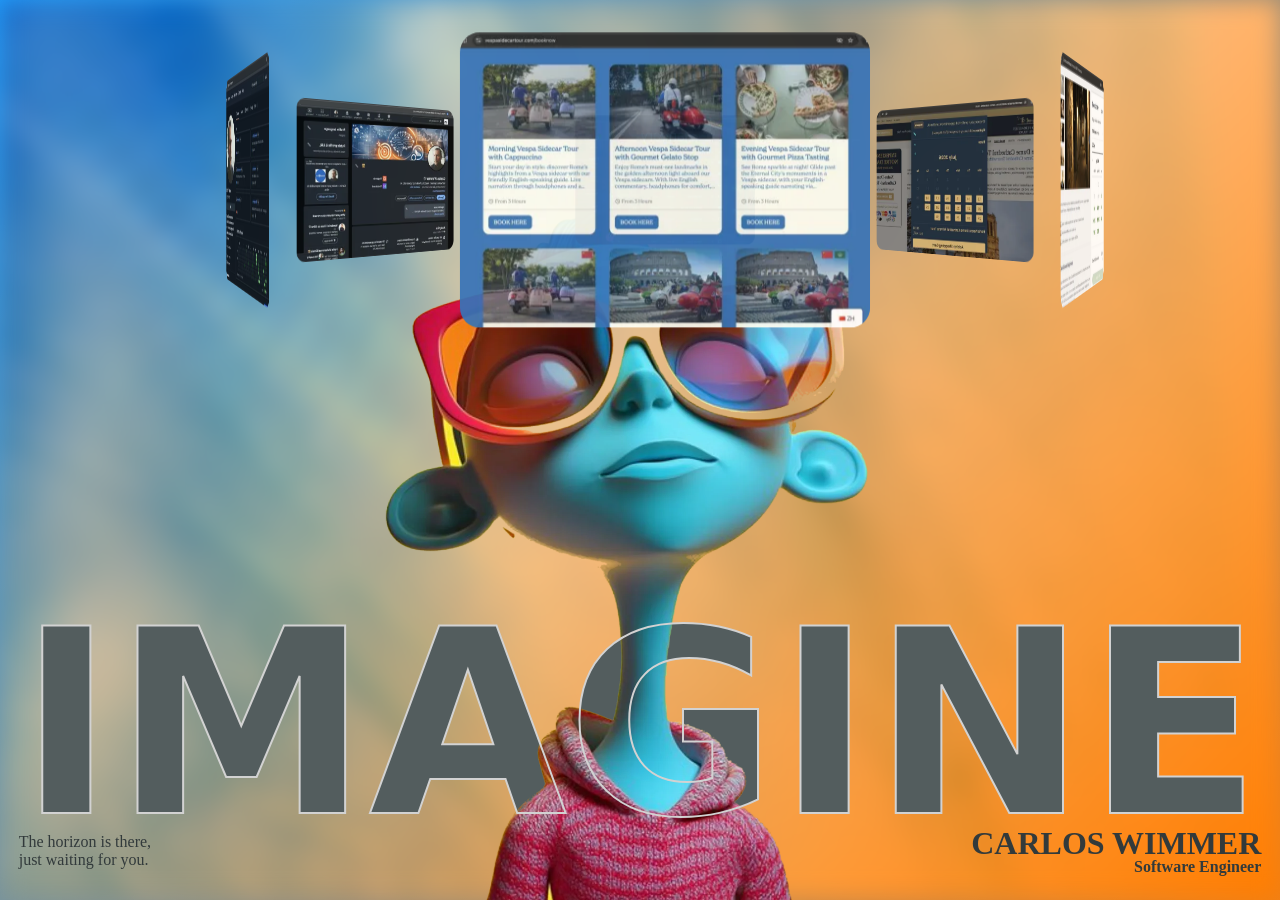
<file: index.html>
<!DOCTYPE html>
<html lang="en">

<head>
  <meta charset="UTF-8" />
  <meta name="viewport" content="width=device-width, initial-scale=1.0" />
  <meta name="view-transition" content="same-origin" />
  <title>Carlos Wimmer</title>
  <link rel="preconnect" href="https://fonts.cdnfonts.com" />
  <link rel="stylesheet" href="https://fonts.cdnfonts.com/css/ica-rubrik-black" />
  <link rel="stylesheet" href="https://fonts.cdnfonts.com/css/poppins" />
  <link rel="preload" href="assets/BlueBoy.webp" as="image" type="image/webp" />
  <link rel="preload" href="assets/BlueHaffer.jpg" as="image" />
  <link rel="stylesheet" href="styles/transitions.css" />
  <link rel="stylesheet" href="styles/index.css" />
</head>

<body class="background">
  <div class="banner">
    <div class="slider" style="--quantity: 6">
      <div class="item" style="--position: 1">
        <a href="view/catalog-widget.html">
          <picture>
            <source srcset="assets/thumbs/catalog-widget.webp" type="image/webp" />
            <img src="assets/originals/catalog-widget.jpg" alt="Catalog Widget" width="250" height="180" />
          </picture>
        </a>
      </div>

      <div class="item" style="--position: 2">
        <a href="view/product-widget.html">
          <picture>
            <source srcset="assets/thumbs/product-widget.webp" type="image/webp" />
            <img src="assets/originals/product-widget.jpg" alt="Product Widget" width="250" height="180" />
          </picture>
        </a>
      </div>

      <div class="item" style="--position: 3">
        <a href="view/button-widget.html">
          <picture>
            <source srcset="assets/thumbs/button-widget.webp" type="image/webp" />
            <img src="assets/originals/button-widget.jpg" alt="Button Widget" width="250" height="180" />
          </picture>
        </a>
      </div>

      <div class="item" style="--position: 4">
        <a href="view/controle-mensal.html">
          <picture>
            <source srcset="assets/thumbs/controle-mensal.webp" type="image/webp" />
            <img src="assets/originals/controle-mensal.jpg" alt="Controle Mensal" width="250" height="180" />
          </picture>
        </a>
      </div>

      <div class="item" style="--position: 5">
        <a href="https://www.linkedin.com/in/carloswimmer/" target="_blank">
          <picture>
            <source srcset="assets/thumbs/linkedin.webp" type="image/webp" />
            <img src="assets/originals/linkedin.jpg" alt="LinkedIn" width="250" height="180" />
          </picture>
        </a>
      </div>

      <div class="item" style="--position: 6">
        <a href="https://github.com/carloswimmer" target="_blank">
          <picture>
            <source srcset="assets/thumbs/github.webp" type="image/webp" />
            <img src="assets/originals/github.jpg" alt="Github" width="250" height="180" />
          </picture>
        </a>
      </div>
    </div>

    <div class="content">
      <h1 data-content="IMAGINE">IMAGINE</h1>

      <div class="author">
        <p class="author-citation-mobile">The horizon is there, <br />just waiting for you.</p>

        <div class="author-name-title">
          <h2>CARLOS WIMMER</h2>
          <p>Software Engineer</p>
        </div>

        <p class="author-citation">The horizon is there, <br />just waiting for you.</p>
      </div>
      <div class="model"></div>
    </div>
  </div>
</body>

</html>
</file>
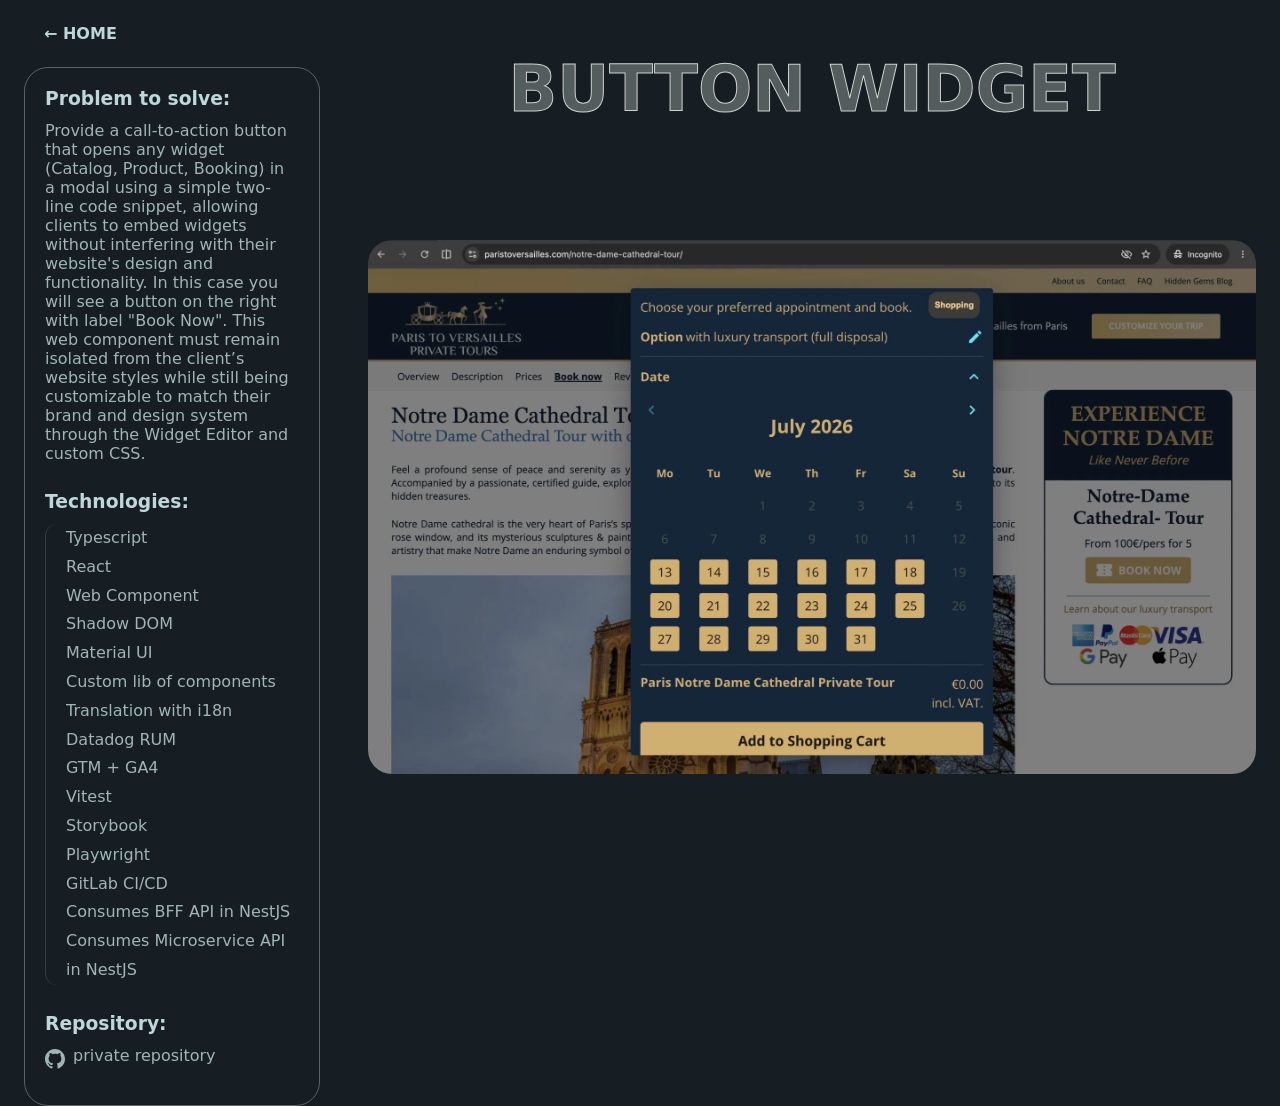
<file: view/button-widget.html>
<!DOCTYPE html>
<html lang="en">

<head>
  <meta charset="UTF-8" />
  <meta name="viewport" content="width=device-width, initial-scale=1.0" />
  <meta name="view-transition" content="same-origin" />
  <title>Portfolio · Button Widget</title>
  <link rel="preconnect" href="https://fonts.cdnfonts.com" />
  <link rel="stylesheet" href="https://fonts.cdnfonts.com/css/poppins" />
  <link rel="stylesheet" href="https://fonts.cdnfonts.com/css/ica-rubrik-black" />
  <link rel="stylesheet" href="../styles/transitions.css" />
  <link rel="stylesheet" href="../styles/viewer.css" />
</head>

<body class="viewer-page viewer-page--button-widget">
  <header class="viewer__header">
    <a class="viewer__back" href="../" aria-label="Back to home">← Home</a>
  </header>
  <aside class="viewer__aside">
    <div class="viewer__aside-card">
      <h3 class="viewer__aside-card-title">Problem to solve:</h3>
      <p class="viewer__aside-card-description">
        Provide a call-to-action button that opens any widget (Catalog, Product, Booking) in a modal using
        a simple two-line code snippet, allowing clients to embed widgets without interfering with their website's
        design and functionality. In this case you will see a button on the right with label "Book Now". This web
        component must remain isolated from the
        client’s website styles while still being customizable to match their brand and design system through the Widget
        Editor
        and custom CSS.
      </p>
      <h3 class="viewer__aside-card-title">Technologies:</h3>
      <ul class="viewer__aside-card-list">
        <li>Typescript</li>
        <li>React</li>
        <li>Web Component</li>
        <li>Shadow DOM</li>
        <li>Material UI</li>
        <li>Custom lib of components</li>
        <li>Translation with i18n</li>
        <li>Datadog RUM</li>
        <li>GTM + GA4</li>
        <li>Vitest</li>
        <li>Storybook</li>
        <li>Playwright</li>
        <li>GitLab CI/CD</li>
        <li>Consumes BFF API in NestJS</li>
        <li>Consumes Microservice API in NestJS</li>
      </ul>
      <h3 class="viewer__aside-card-title">Repository:</h3>
      <p class="viewer__aside-card-link">
        <span class="viewer__aside-card-link-icon" aria-hidden="true"></span>
        private repository
      </p>
    </div>
  </aside>
  <main class="viewer">
    <h1 class="viewer__title">Button Widget</h1>
    <figure class="viewer__figure">
      <a href="https://www.paristoversailles.com/notre-dame-cathedral-tour/" target="_blank" class="viewer__go-to-page">
        <img class="viewer__img" src="../assets/button-widget.webp" alt="Button Widget" />
      </a>
    </figure>
  </main>
</body>

</html>
</file>
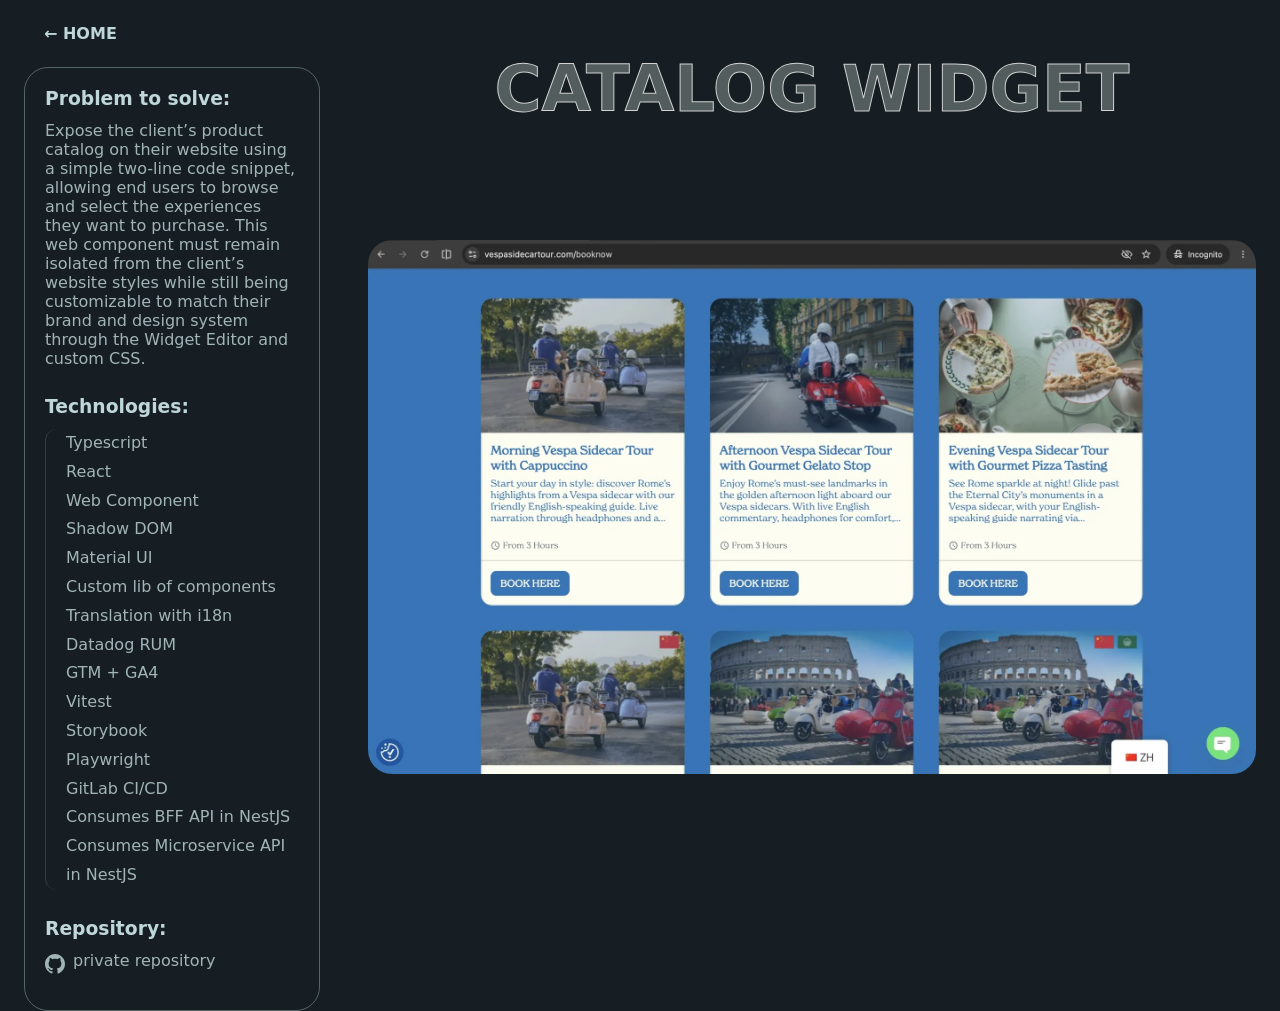
<file: view/catalog-widget.html>
<!DOCTYPE html>
<html lang="en">

<head>
  <meta charset="UTF-8" />
  <meta name="viewport" content="width=device-width, initial-scale=1.0" />
  <meta name="view-transition" content="same-origin" />
  <title>Portfolio · Catalog Widget</title>
  <link rel="preconnect" href="https://fonts.cdnfonts.com" />
  <link rel="stylesheet" href="https://fonts.cdnfonts.com/css/poppins" />
  <link rel="stylesheet" href="https://fonts.cdnfonts.com/css/ica-rubrik-black" />
  <link rel="stylesheet" href="../styles/transitions.css" />
  <link rel="stylesheet" href="../styles/viewer.css" />
</head>

<body class="viewer-page viewer-page--catalog-widget">
  <header class="viewer__header">
    <a class="viewer__back" href="../" aria-label="Back to home">← Home</a>
  </header>
  <aside class="viewer__aside">
    <div class="viewer__aside-card">
      <h3 class="viewer__aside-card-title">Problem to solve:</h3>
      <p class="viewer__aside-card-description">
        Expose the client’s product catalog on their website using a simple two-line code snippet, allowing end users to
        browse and select the experiences they want to purchase. This web component must remain isolated from the
        client’s website styles while still being customizable to match their brand and design system through the Widget
        Editor
        and custom CSS.
      </p>
      <h3 class="viewer__aside-card-title">Technologies:</h3>
      <ul class="viewer__aside-card-list">
        <li>Typescript</li>
        <li>React</li>
        <li>Web Component</li>
        <li>Shadow DOM</li>
        <li>Material UI</li>
        <li>Custom lib of components</li>
        <li>Translation with i18n</li>
        <li>Datadog RUM</li>
        <li>GTM + GA4</li>
        <li>Vitest</li>
        <li>Storybook</li>
        <li>Playwright</li>
        <li>GitLab CI/CD</li>
        <li>Consumes BFF API in NestJS</li>
        <li>Consumes Microservice API in NestJS</li>
      </ul>
      <h3 class="viewer__aside-card-title">Repository:</h3>
      <p class="viewer__aside-card-link">
        <span class="viewer__aside-card-link-icon" aria-hidden="true"></span>
        private repository
      </p>
    </div>
  </aside>
  <main class="viewer">
    <h1 class="viewer__title">Catalog Widget</h1>
    <figure class="viewer__figure">
      <a href="https://vespasidecartour.com/booknow/" target="_blank" class="viewer__go-to-page">
        <img class="viewer__img" src="../assets/catalog-widget.webp" alt="Catalog Widget" />
      </a>
    </figure>
  </main>
</body>

</html>
</file>
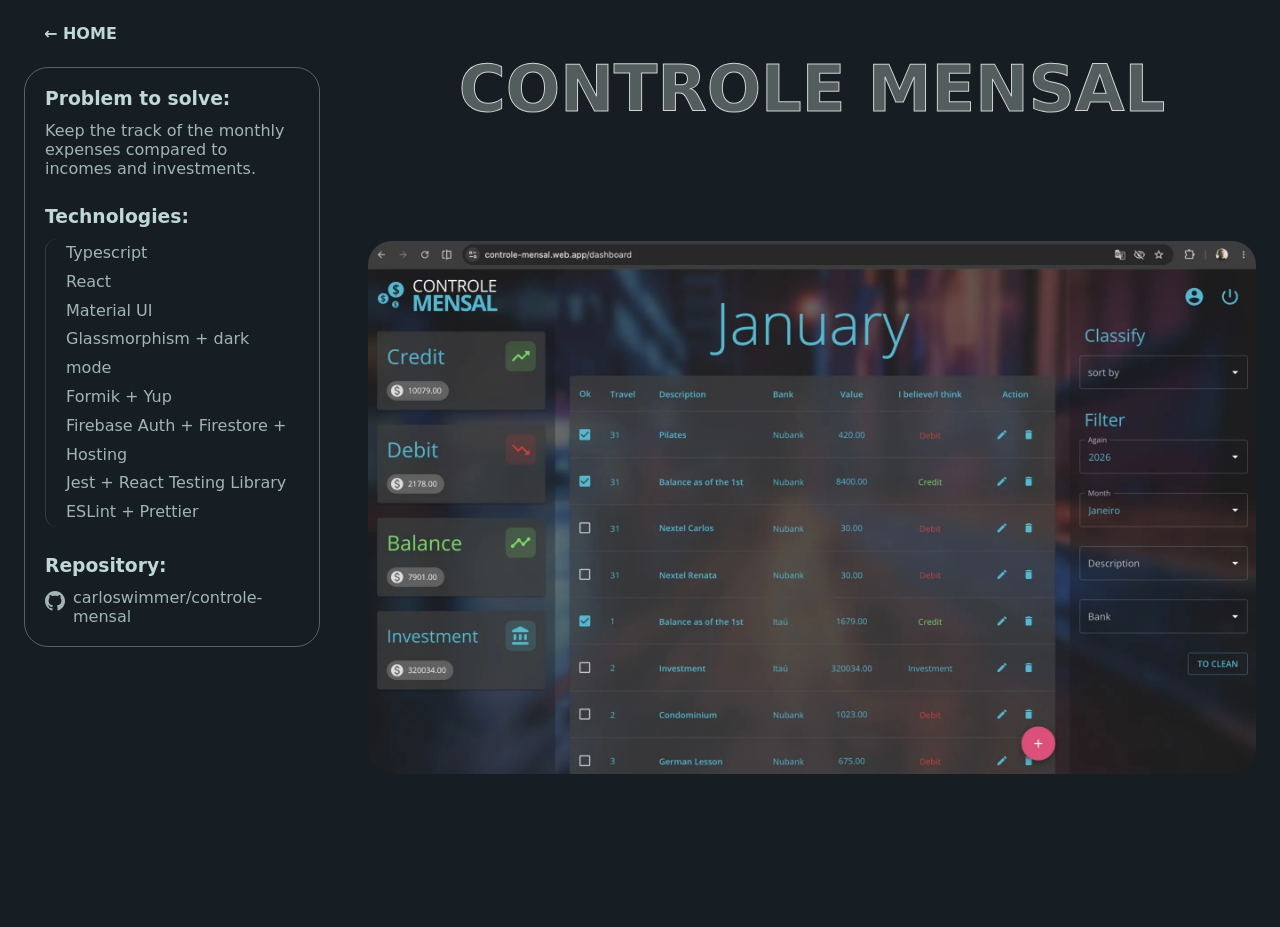
<file: view/controle-mensal.html>
<!DOCTYPE html>
<html lang="en">

<head>
  <meta charset="UTF-8" />
  <meta name="viewport" content="width=device-width, initial-scale=1.0" />
  <meta name="view-transition" content="same-origin" />
  <title>Portfolio · Controle Mensal</title>
  <link rel="preconnect" href="https://fonts.cdnfonts.com" />
  <link rel="stylesheet" href="https://fonts.cdnfonts.com/css/poppins" />
  <link rel="stylesheet" href="https://fonts.cdnfonts.com/css/ica-rubrik-black" />
  <link rel="stylesheet" href="../styles/transitions.css" />
  <link rel="stylesheet" href="../styles/viewer.css" />
</head>

<body class="viewer-page viewer-page--controle-mensal">
  <header class="viewer__header">
    <a class="viewer__back" href="../" aria-label="Back to home">← Home</a>
  </header>
  <aside class="viewer__aside">
    <div class="viewer__aside-card">
      <h3 class="viewer__aside-card-title">Problem to solve:</h3>
      <p class="viewer__aside-card-description">
        Keep the track of the monthly expenses compared to incomes and investments.
      </p>
      <h3 class="viewer__aside-card-title">Technologies:</h3>
      <ul class="viewer__aside-card-list">
        <li>Typescript</li>
        <li>React</li>
        <li>Material UI</li>
        <li>Glassmorphism + dark mode</li>
        <li>Formik + Yup</li>
        <li>Firebase Auth + Firestore + Hosting</li>
        <li>Jest + React Testing Library</li>
        <li>ESLint + Prettier</li>
      </ul>
      <h3 class="viewer__aside-card-title">Repository:</h3>
      <a class="viewer__aside-card-link" href="https://github.com/carloswimmer/controle-mensal" target="_blank">
        <span class="viewer__aside-card-link-icon" aria-hidden="true"></span>
        carloswimmer/controle-mensal
      </a>
    </div>
  </aside>
  <main class="viewer">
    <h1 class="viewer__title">Controle Mensal</h1>
    <figure class="viewer__figure">
      <a href="https://controle-mensal.web.app/" target="_blank" class="viewer__go-to-page">
        <img class="viewer__img" src="../assets/controle-mensal.webp" alt="Controle Mensal" />
      </a>
    </figure>
  </main>
</body>

</html>
</file>
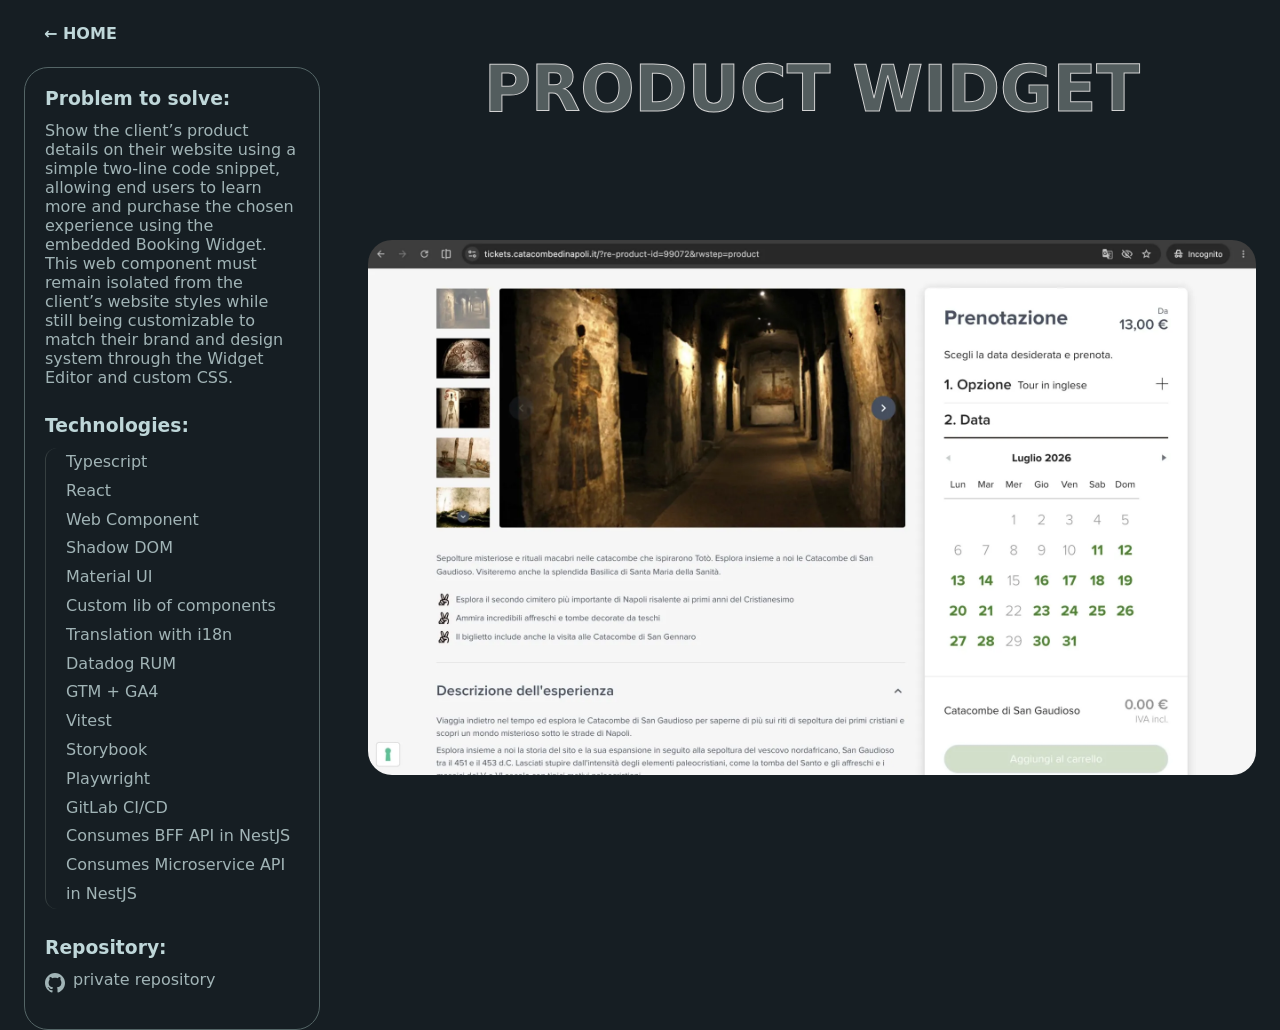
<file: view/product-widget.html>
<!DOCTYPE html>
<html lang="en">

<head>
  <meta charset="UTF-8" />
  <meta name="viewport" content="width=device-width, initial-scale=1.0" />
  <meta name="view-transition" content="same-origin" />
  <title>Portfolio · Product Widget</title>
  <link rel="preconnect" href="https://fonts.cdnfonts.com" />
  <link rel="stylesheet" href="https://fonts.cdnfonts.com/css/poppins" />
  <link rel="stylesheet" href="https://fonts.cdnfonts.com/css/ica-rubrik-black" />
  <link rel="stylesheet" href="../styles/transitions.css" />
  <link rel="stylesheet" href="../styles/viewer.css" />
</head>

<body class="viewer-page viewer-page--product-widget">
  <header class="viewer__header">
    <a class="viewer__back" href="../" aria-label="Back to home">← Home</a>
  </header>
  <aside class="viewer__aside">
    <div class="viewer__aside-card">
      <h3 class="viewer__aside-card-title">Problem to solve:</h3>
      <p class="viewer__aside-card-description">
        Show the client’s product details on their website using a simple two-line code snippet, allowing end users to
        learn more and purchase the chosen experience using the embedded Booking Widget. This web component must
        remain isolated from the
        client’s website styles while still being customizable to match their brand and design system through the Widget
        Editor
        and custom CSS.
      </p>
      <h3 class="viewer__aside-card-title">Technologies:</h3>
      <ul class="viewer__aside-card-list">
        <li>Typescript</li>
        <li>React</li>
        <li>Web Component</li>
        <li>Shadow DOM</li>
        <li>Material UI</li>
        <li>Custom lib of components</li>
        <li>Translation with i18n</li>
        <li>Datadog RUM</li>
        <li>GTM + GA4</li>
        <li>Vitest</li>
        <li>Storybook</li>
        <li>Playwright</li>
        <li>GitLab CI/CD</li>
        <li>Consumes BFF API in NestJS</li>
        <li>Consumes Microservice API in NestJS</li>
      </ul>
      <h3 class="viewer__aside-card-title">Repository:</h3>
      <p class="viewer__aside-card-link">
        <span class="viewer__aside-card-link-icon" aria-hidden="true"></span>
        private repository
      </p>
    </div>
  </aside>
  <main class="viewer">
    <h1 class="viewer__title">Product Widget</h1>
    <figure class="viewer__figure">
      <a href="https://tickets.catacombedinapoli.it/?rwstep=product&re-product-id=99072" target="_blank"
        class="viewer__go-to-page">
        <img class="viewer__img" src="../assets/product-widget.webp" alt="Product Widget" />
      </a>
    </figure>
  </main>
</body>

</html>
</file>
<file: styles/transitions.css>
@view-transition {
  navigation: auto;
}

::view-transition-old(root),
::view-transition-new(root) {
  animation-duration: 500ms;
  animation-timing-function: ease-in-out;
}

@media (prefers-reduced-motion: reduce) {
  ::view-transition-old(root),
  ::view-transition-new(root) {
    animation-duration: 0.01ms !important;
  }
}

.banner .slider .item:nth-child(1) img {
  view-transition-name: catalog-widget;
}
.banner .slider .item:nth-child(2) img {
  view-transition-name: product-widget;
}
.banner .slider .item:nth-child(3) img {
  view-transition-name: button-widget;
}
.banner .slider .item:nth-child(4) img {
  view-transition-name: controle-mensal;
}

.viewer-page--catalog-widget .viewer__img {
  view-transition-name: catalog-widget;
}
.viewer-page--product-widget .viewer__img {
  view-transition-name: product-widget;
}
.viewer-page--button-widget .viewer__img {
  view-transition-name: button-widget;
}
.viewer-page--controle-mensal .viewer__img {
  view-transition-name: controle-mensal;
}

@media (prefers-reduced-motion: reduce) {
  .banner .slider .item img,
  .viewer__img {
    view-transition-name: none !important;
  }
}
</file>
<file: styles/index.css>
.background {
  position: relative;
  min-height: 100vh;
  margin: 0;
  background: linear-gradient(135deg, #229ffe, #ee8018);
}

.background::before {
  content: "";
  position: fixed;
  inset: 0;
  background:
    linear-gradient(135deg, #fed62200, #ee8018),
    url(../assets/BlueHaffer.jpg) center / cover no-repeat;
  filter: saturate(1.2) blur(12px);
  z-index: -1;
}

.banner {
  width: 100%;
  height: 100vh;
  text-align: center;
  overflow: hidden;
  position: relative;
}

.banner .slider {
  position: absolute;
  width: min(250px, 30vw);
  height: min(180px, 22vw);
  top: 10%;
  left: calc(50% - 100px);
  transform-style: preserve-3d;
  transform: perspective(1000px);
  animation: autoRun 20s linear infinite;
  z-index: 1;
}

.banner .slider .item {
  --diameter: min(600px, 30.5vw);
  position: absolute;
  inset: 0 0 0 0;
  transform: rotateY(
      calc((var(--position) - 1) * (360 / var(--quantity)) * 1deg)
    )
    translateZ(var(--diameter));
}

.banner .slider .item picture {
  display: block;
  width: 100%;
  height: 100%;
}

.banner .slider .item img {
  width: 100%;
  height: 100%;
  border-radius: 12px;
  object-fit: cover;
  opacity: 0.93;
}

.banner .content {
  position: absolute;
  bottom: 0;
  left: 50%;
  transform: translateX(-50%);
  width: min(1600px, 100vw);
  height: 42%;
  display: flex;
  gap: 24px;
  flex-wrap: wrap;
  justify-content: center;
  align-items: center;
}

.banner .content h1 {
  font-family: "ICA Rubrik", system-ui, sans-serif;
  font-size: 16em;
  line-height: 1em;
  color: #535d5e;
  position: relative;
  margin: 0;
}

.banner .content h1::after {
  position: absolute;
  inset: 0 0 0 0;
  content: attr(data-content);
  z-index: 2;
  -webkit-text-stroke: 2px #d2d2d2;
  color: transparent;
}

.banner .content .author {
  display: flex;
  flex-direction: column;
  gap: 16px;
  font-family: "Poppins";
  text-align: right;
  width: min-content;
  max-width: 300px;
  color: #323a3b;
  z-index: 2;
}

.banner .content .author-citation {
  margin-block: 0;
}

.banner .content .author-citation-mobile {
  display: none;
}

.banner .content .author-name-title {
  display: flex;
  flex-direction: column;
}

.banner .content .author-name-title h2 {
  font-size: 3em;
  line-height: 0.9em;
  margin-top: 4px;
  margin-bottom: 0;
}

.banner .content .author-name-title p {
  font-weight: 700;
  margin-block: 0;
}

.banner .content .model {
  background-image: url(../assets/BlueBoy.webp);
  width: 100%;
  height: 88vh;
  position: absolute;
  bottom: 0;
  background-size: contain;
  background-repeat: no-repeat;
  background-position: center;
}

@media (max-width: 1280px) {
  .banner .content {
    flex-direction: column;
    height: auto;
    width: auto;
  }

  .banner .content h1 {
    line-height: 0.6em;
  }

  .banner .content .author {
    flex-direction: row;
    justify-content: space-between;
    align-items: center;
    max-width: none;
    width: 100%;
    margin-bottom: 24px;
  }

  .banner .content .author h2 {
    font-size: 2em;
  }

  .banner .content .author-citation {
    display: none;
  }

  .banner .content .author-citation-mobile {
    display: flex;
    flex-direction: column;
    text-align: left;
    margin-block: 0;
  }
}

@media (max-width: 1048px) {
  .banner .slider .item {
    --diameter: 320px;
  }

  .banner .content h1 {
    font-size: 24.5vw;
  }

  .banner .content .author {
    gap: 218px;
  }

  .banner .content .model {
    background-image: linear-gradient(
      160deg, 
      transparent 75%, 
      #ee8018dd 88%,
      #ee8018 100%
    ), 
    url(../assets/BlueBoy.webp);
  }
}

@media (max-width: 696px) {
  .banner .slider .item {
    --diameter: min(58vw, 320px);
  }

  .banner .content {
    gap: 16px;
  }

  .banner .content .author {
    justify-content: flex-end;
    gap: unset;
  }

  .banner .content .author h2 {
    font-size: 1.6em;
  }
  
  .banner .content .author-citation-mobile {
    display: none;
  }
}

@keyframes autoRun {
  from {
    transform: perspective(1000px) rotateX(-16deg) rotateY(0deg);
  }
  to {
    transform: perspective(1000px) rotateX(-16deg) rotateY(360deg);
  }
}
</file>
<file: styles/viewer.css>
.viewer-page {
  box-sizing: border-box;
  display: grid;
  grid-template-columns: minmax(280px, 1fr) minmax(0, 3fr);
  grid-template-rows: auto 1fr;
  grid-template-areas:
    "header header"
    "aside main";
  gap: 24px 48px;
  background: #161e23;
  margin: 0;
  box-sizing: border-box;
  min-height: 100vh;
  min-height: 100dvh;
  padding: max(24px, env(safe-area-inset-top)) max(24px, env(safe-area-inset-right))
    max(24px, env(safe-area-inset-bottom)) max(24px, env(safe-area-inset-left));
}

.viewer__header {
  grid-area: header;
  padding-left: 20px;
}

.viewer__back {
  align-self: flex-start;
  font-family: "Poppins", system-ui, sans-serif;
  font-size: 1rem;
  font-weight: 600;
  color: #bfd7d9;
  text-decoration: none;
  text-transform: uppercase;
}

.viewer__back:hover {
  color: #e9f1f2;
}

.viewer__back:focus-visible {
  outline: 2px solid #e9f1f2;
  outline-offset: 3px;
  border-radius: 4px;
}

.viewer__aside {
  grid-area: aside;
  display: flex;
  flex-direction: column;
  align-items: stretch;
  gap: 24px;
  height: calc(100vh - 116px);
  height: calc(100dvh - 116px);
  /* width: 420px; */
  color: #bfd7d9;
  font-family: "Poppins", system-ui, sans-serif;
  /* margin-right: 48px; */
}

.viewer__aside-card {
  display: flex;
  flex-direction: column;
  align-items: stretch;
  gap: 12px;
  border: 1px solid #546566;
  border-radius: 24px;
  padding: 20px;
}

.viewer__aside-card-title {
  margin: 0;
}

.viewer__aside-card-description, 
.viewer__aside-card-list, 
.viewer__aside-card-link {
  margin-top: 0;
  color: #a1b4b6
}

.viewer__aside-card-list {
  line-height: 1.8em;
  padding-inline-start: 20px;
  border-left: 1px solid #363f40;
  border-radius: 12px;
}

.viewer__aside-card-list li {
  list-style: none;
}

.viewer__aside-card-link {
  display: inline-flex;
  align-items: flex-start;
  gap: 8px;
  text-decoration: none;
}

.viewer__aside-card-link-icon {
  display: inline-block;
  width: 20px;
  height: 20px;
  flex-shrink: 0;
  background-color: currentColor;
  mask: url("../assets/icons/github.svg") center / contain no-repeat;
  -webkit-mask: url("../assets/icons/github.svg") center / contain no-repeat;
  margin-top: 3px;
}

a.viewer__aside-card-link:hover {
  text-decoration: underline;
  color: #e9f1f2;
}

.viewer {
  grid-area: main;
  display: flex;
  flex-direction: column;
  height: calc(100vh - 64px);
  height: calc(100dvh - 64px);
  /* max-width: min(1800px, 100%); */
  margin: 0 auto;
}

.viewer__title {
  margin: 0 24px 40px;
  font-family: "ICA Rubrik", system-ui, sans-serif;
  font-size: 4em;
  line-height: 0.7em;
  color: #535d5e;
  text-transform: uppercase;
  text-align: center;
  -webkit-text-stroke: 1px #d2d2d2;
}

.viewer__figure {
  display: flex;
  flex: 1;
  justify-content: center;
  align-items: center;
  margin: 0;
  padding-bottom: 40px;
  min-height: 0;
}

.viewer__go-to-page {
  display: flex;
  text-decoration: none;
}

.viewer__img {
  max-width: 100%;
  max-height: min(85vh, calc(100dvh - 120px));
  width: auto;
  height: auto;
  object-fit: cover;
  border-radius: 24px;
}

@media (max-width: 1048px) {
  .viewer__header {
    padding-left: 0;
  }

  .viewer-page {
    grid-template-areas:
    "header"
    "main"
    "aside";
    grid-template-columns: 1fr;
    grid-template-rows: auto 1fr auto;
    gap: 24px;
  }

  .viewer {
    height: auto;
  }

  .viewer__title {
    line-height: 1em;
    margin: 0 24px 24px;
    font-size: 3em;
  }

  .viewer__figure {
    display: block;
    padding-bottom: 0;
  }
}
</file>
